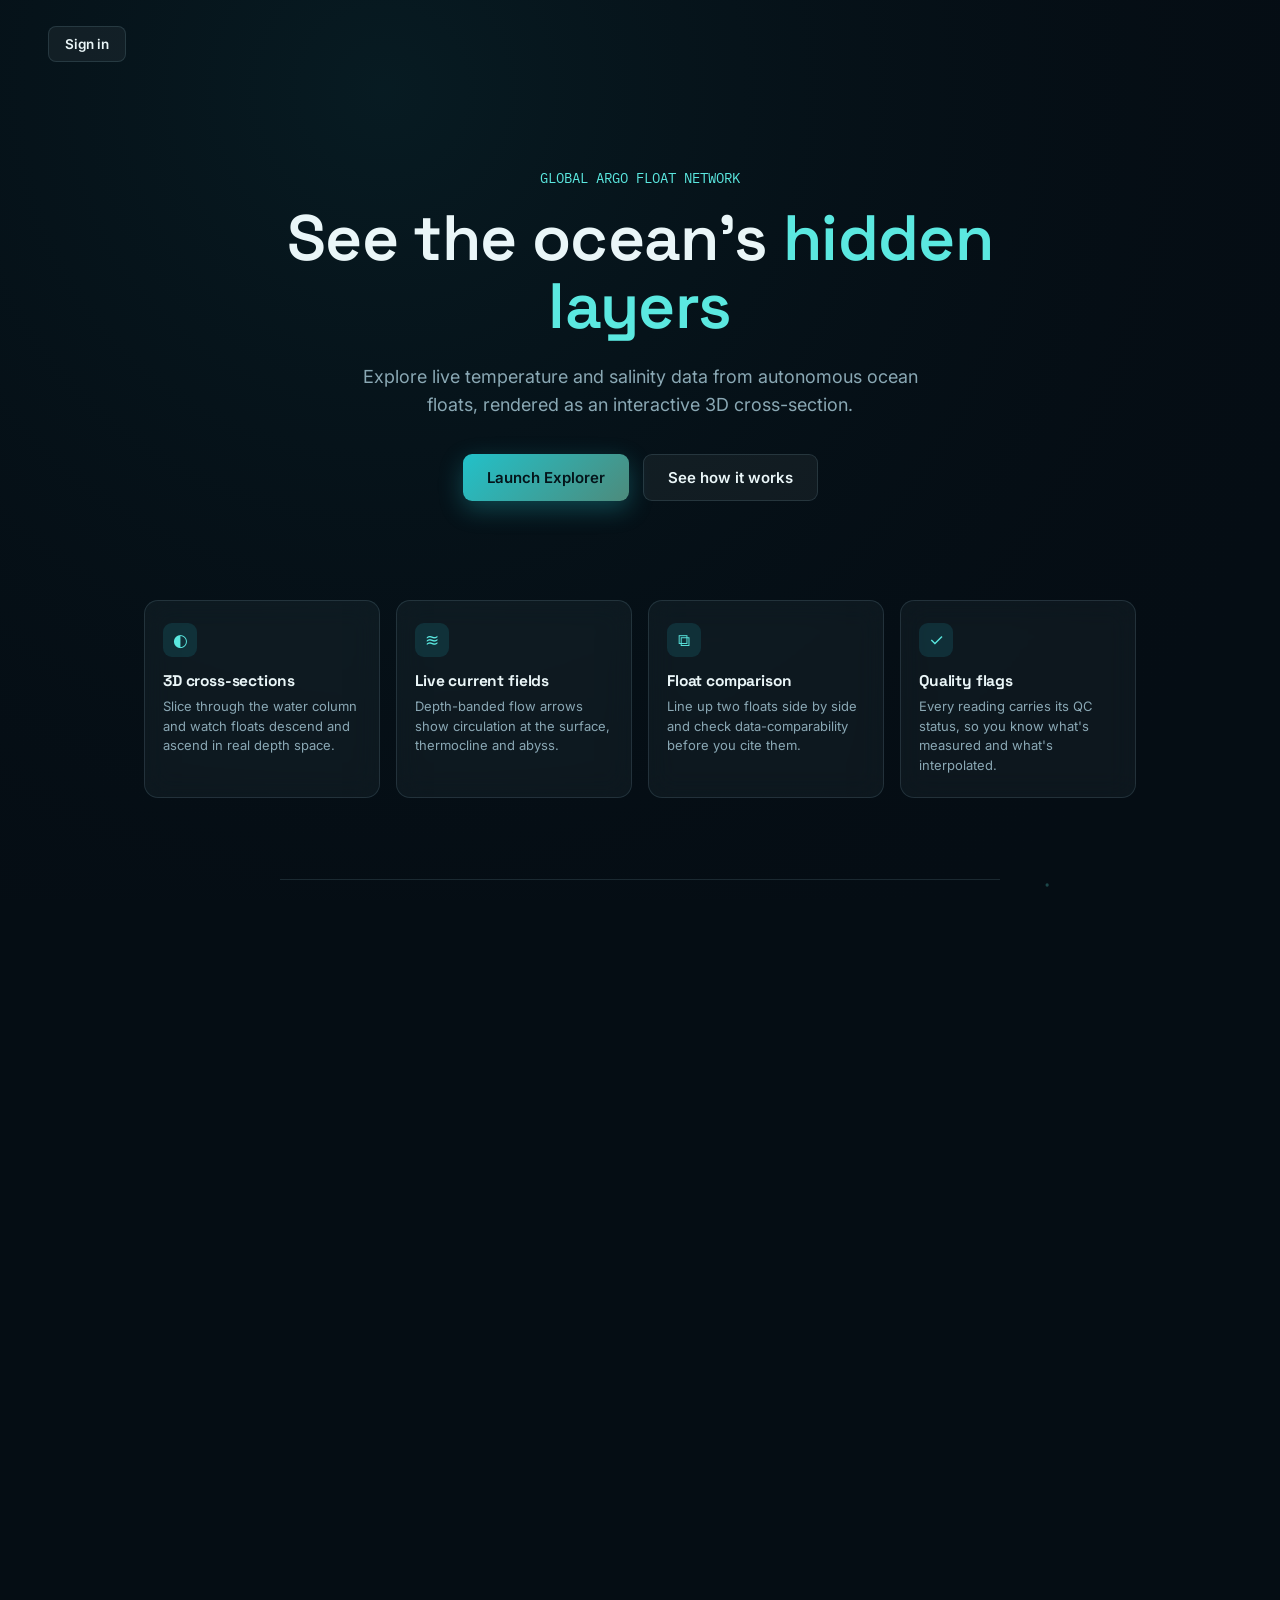
<file: frontend/index.html>
<!DOCTYPE html>
<html lang="en">
<head>
<meta charset="UTF-8" />
<meta name="viewport" content="width=device-width, initial-scale=1" />
<title>SagarDrishti &middot; Argo Float Ocean Explorer</title>
<link rel="preconnect" href="https://fonts.googleapis.com">
<link href="https://fonts.googleapis.com/css2?family=Inter:wght@400;500;600&family=Space+Grotesk:wght@500;600;700&family=IBM+Plex+Mono:wght@400;500&display=swap" rel="stylesheet">
<style>
:root{
    --abyss:#050d14;
    --deep:#0a1a26;
    --panel:rgba(160,200,215,0.055);
    --panel-border:rgba(160,210,225,0.14);
    --surface:#0e2433;
    --foam:#eaf6f8;
    --mist:#8aa8b4;
    --tide:#22c1c9;
    --tide-bright:#5be8e0;
    --kelp:#4d8b7c;
    --coral:#e8895b;
    --alert:#e6b95c;
    --danger:#e0616b;
    --good:#5bd48a;
    --radius:14px;
  }
  *{box-sizing:border-box;}
  html,body{margin:0;padding:0;height:100%;background:var(--abyss);color:var(--foam);font-family:'Inter',sans-serif;overflow-x:hidden;}
  ::selection{background:var(--tide);color:#05141a;}
  h1,h2,h3,h4{font-family:'Space Grotesk',sans-serif;margin:0;letter-spacing:-0.01em;}
  .mono{font-family:'IBM Plex Mono',monospace;}
  button{font-family:inherit;cursor:pointer;}
  a{color:inherit;}

  .view{display:none;min-height:100vh;}
  .view.active{display:block;}

  #landing-canvas{position:fixed;inset:0;z-index:0;}
  .landing-nav{position:relative;z-index:2;display:flex;justify-content:space-between;align-items:center;padding:26px 48px;}
  .brand{display:flex;align-items:center;gap:10px;font-family:'Space Grotesk';font-weight:600;font-size:19px;letter-spacing:0.01em;}
  .brand-mark{width:30px;height:30px;border-radius:50%;object-fit:cover;box-shadow:0 0 18px rgba(34,193,201,0.55);display:inline-block;flex-shrink:0;}
  .landing-nav-links{display:flex;gap:34px;font-size:14.5px;color:var(--mist);}
  .landing-nav-links span:hover{color:var(--foam);cursor:pointer;}

  .hero{position:relative;z-index:2;max-width:760px;margin:9vh auto 0;padding:0 24px;text-align:center;}
  .hero-eyebrow{color:var(--tide-bright);font-size:13.5px;font-family:'IBM Plex Mono';margin-bottom:18px;}
  .hero h1{font-size:clamp(38px,6vw,64px);line-height:1.06;font-weight:600;}
  .hero h1 em{font-style:normal;color:var(--tide-bright);}
  .hero p{color:var(--mist);font-size:18px;line-height:1.6;max-width:560px;margin:22px auto 0;}
  .hero-ctas{display:flex;gap:14px;justify-content:center;margin-top:34px;}
  .btn{border:none;border-radius:9px;padding:13px 24px;font-size:15px;font-weight:600;transition:transform .15s ease, box-shadow .15s ease, background .15s ease;}
  .btn:active{transform:translateY(1px);}
  .btn-primary{background:linear-gradient(135deg,var(--tide),var(--kelp));color:#04141a;box-shadow:0 8px 24px rgba(34,193,201,0.3);}
  .btn-primary:hover{box-shadow:0 10px 30px rgba(34,193,201,0.45);}
  .btn-ghost{background:rgba(255,255,255,0.05);color:var(--foam);border:1px solid var(--panel-border);}
  .btn-ghost:hover{background:rgba(255,255,255,0.09);}
  .btn-sm{padding:9px 16px;font-size:13.5px;border-radius:8px;}

  .feature-grid{position:relative;z-index:2;max-width:1040px;margin:11vh auto 0;padding:0 24px;display:grid;grid-template-columns:repeat(4,1fr);gap:16px;}
  .feature-card{background:var(--panel);border:1px solid var(--panel-border);border-radius:var(--radius);padding:22px 18px;backdrop-filter:blur(14px);}
  .feature-card .fi{width:34px;height:34px;border-radius:9px;background:rgba(34,193,201,0.14);display:flex;align-items:center;justify-content:center;margin-bottom:14px;color:var(--tide-bright);font-size:17px;}
  .feature-card h4{font-size:15.5px;margin-bottom:6px;}
  .feature-card p{font-size:13px;color:var(--mist);line-height:1.5;margin:0;}

  .principle-strip{position:relative;z-index:2;max-width:720px;margin:9vh auto 0;padding:26px 24px 90px;text-align:center;border-top:1px solid var(--panel-border);}
  .principle-strip p{color:var(--mist);font-size:15px;font-family:'IBM Plex Mono';}
  .principle-strip strong{color:var(--foam);}

  .toast{position:fixed;bottom:24px;left:50%;transform:translateX(-50%);background:#0c202c;border:1px solid var(--good);color:var(--good);padding:12px 20px;border-radius:10px;font-size:13.5px;z-index:200;display:none;box-shadow:0 10px 30px rgba(0,0,0,0.4);}
  .toast.show{display:block;animation:toastIn .2s ease;}
  @keyframes toastIn{from{opacity:0;transform:translate(-50%,8px)}to{opacity:1;transform:translate(-50%,0)}}

  /* ---- login screen ---- */
  #view-login{display:flex;align-items:center;justify-content:center;background:radial-gradient(circle at 50% 20%,#0d2734,var(--abyss) 70%);padding:24px;}
  .login-wrap{width:100%;max-width:620px;}
  .login-card{background:var(--panel);border:1px solid var(--panel-border);border-radius:var(--radius);padding:34px 30px;backdrop-filter:blur(14px);text-align:center;}
  .login-card h2{font-size:24px;margin-bottom:8px;}
  .login-card > p{color:var(--mist);font-size:14px;margin:0 0 26px;}
  .role-grid{display:grid;grid-template-columns:1fr 1fr;gap:14px;margin-bottom:22px;}
  @media (max-width:520px){.role-grid{grid-template-columns:1fr;}}
  .role-card{text-align:left;background:rgba(255,255,255,0.035);border:1px solid var(--panel-border);border-radius:12px;padding:20px 18px;color:var(--foam);transition:border-color .15s ease, background .15s ease, transform .15s ease;}
  .role-card:hover{background:rgba(255,255,255,0.07);transform:translateY(-2px);}
  .role-card.selected{border-color:var(--tide);background:rgba(34,193,201,0.12);}
  .role-card .r-icon{width:36px;height:36px;border-radius:10px;background:rgba(34,193,201,0.16);display:flex;align-items:center;justify-content:center;font-size:18px;margin-bottom:12px;color:var(--tide-bright);}
  .role-card h3{font-size:15.5px;margin-bottom:6px;}
  .role-card p{font-size:12.5px;color:var(--mist);line-height:1.5;margin:0;}
  .role-tag{display:inline-block;margin-top:10px;font-size:10.5px;font-family:'IBM Plex Mono';color:var(--tide-bright);background:rgba(34,193,201,0.12);padding:3px 8px;border-radius:10px;}
</style>
</head>
<body>

<div class="view active" id="view-landing">
  <canvas id="landing-canvas"></canvas>
  <nav class="landing-nav">
    <button class="btn btn-ghost btn-sm" id="btn-signin-nav">Sign in</button>
  </nav>

  <div class="hero">
    <div class="hero-eyebrow">GLOBAL ARGO FLOAT NETWORK</div>
    <h1>See the ocean's <em>hidden layers</em></h1>
    <p>Explore live temperature and salinity data from autonomous ocean floats, rendered as an interactive 3D cross-section.</p>
    <div class="hero-ctas">
      <button class="btn btn-primary" id="btn-launch">Launch Explorer</button>
      <button class="btn btn-ghost" id="btn-learn">See how it works</button>
    </div>
  </div>

  <div class="feature-grid" id="feature-grid">
    <div class="feature-card"><div class="fi">◐</div><h4>3D cross-sections</h4><p>Slice through the water column and watch floats descend and ascend in real depth space.</p></div>
    <div class="feature-card"><div class="fi">≋</div><h4>Live current fields</h4><p>Depth-banded flow arrows show circulation at the surface, thermocline and abyss.</p></div>
    <div class="feature-card"><div class="fi">⧉</div><h4>Float comparison</h4><p>Line up two floats side by side and check data-comparability before you cite them.</p></div>
    <div class="feature-card"><div class="fi">✓</div><h4>Quality flags</h4><p>Every reading carries its QC status, so you know what's measured and what's interpolated.</p></div>
  </div>

  <div class="principle-strip"><p>Built on public <strong>Argo INCOIS</strong>.</p></div>
</div>

<div class="view" id="view-login">
  <div class="login-wrap">
    <div class="login-card">
      <h2>How are you using SagarDrishti?</h2>
      <p>This sets up your workspace. You can switch later by signing in again.</p>
      <div class="role-grid">
        <button class="role-card" data-role="researcher" id="role-researcher">
          <div class="r-icon">⚗</div>
          <h3>Researcher / Analyst</h3>
          <p>Full analysis tools: QC flags, float comparison, trend charts and raw data links.</p>
          <span class="role-tag">Analytics mode</span>
        </button>
        <button class="role-card" data-role="education" id="role-education">
          <div class="r-icon">🎓</div>
          <h3>Education</h3>
          <p>Guided exploration with plain-language explanations of what each layer means.</p>
          <span class="role-tag">Learning mode</span>
        </button>
      </div>
      <button class="btn btn-ghost btn-sm" id="login-back">Back to home</button>
    </div>
  </div>
</div>

<div class="toast" id="toast"></div>

<script>
function showView(id){
  document.querySelectorAll('.view').forEach(v=>v.classList.remove('active'));
  document.getElementById(id).classList.add('active');
}
document.getElementById('btn-launch').addEventListener('click', ()=>showView('view-login'));
document.getElementById('btn-signin-nav').addEventListener('click', ()=>showView('view-login'));
document.getElementById('btn-learn').addEventListener('click', ()=>{
  document.getElementById('feature-grid').scrollIntoView({behavior:'smooth'});
});
document.getElementById('login-back').addEventListener('click', ()=>showView('view-landing'));

let toastTimer = null;
function showToast(msg){
  const t = document.getElementById('toast');
  t.textContent = msg;
  t.classList.add('show');
  clearTimeout(toastTimer);
  toastTimer = setTimeout(()=>t.classList.remove('show'), 1400);
}

/* Role choice now performs a real page navigation to explorer.html
   instead of switching a section within this page.
   Researcher -> explorer.html, Education -> explorer_2.html. */
document.querySelectorAll('.role-card').forEach(card=>{
  card.addEventListener('click', ()=>{
    const role = card.dataset.role;
    localStorage.setItem('SagarDrishti_role', role);
    showToast(role === 'researcher' ? 'Signed in as Researcher' : 'Signed in as Education user');
    setTimeout(()=>{ window.location.href = (role === 'researcher') ? 'explorer.html' : 'explorer_2.html'; }, 350);
  });
});

/* lightweight 2D canvas bubble field for the landing background */
(function initLandingBackground(){
  const c = document.getElementById('landing-canvas');
  const ctx = c.getContext('2d');
  let bubbles = [];
  function resize(){ c.width = innerWidth; c.height = innerHeight; }
  function seed(){
    bubbles = Array.from({length:46}, ()=>({
      x: Math.random()*innerWidth, y: innerHeight + Math.random()*innerHeight,
      r: 1.5+Math.random()*3.5, s: 0.2+Math.random()*0.6, a: 0.08+Math.random()*0.2
    }));
  }
  resize(); seed();
  addEventListener('resize', resize);
  function loop(){
    ctx.fillStyle = '#050d14';
    ctx.fillRect(0,0,c.width,c.height);
    const grad = ctx.createRadialGradient(c.width*0.3,c.height*0.1,0,c.width*0.3,c.height*0.1,c.width*0.8);
    grad.addColorStop(0,'rgba(34,193,201,0.08)'); grad.addColorStop(1,'rgba(5,13,20,0)');
    ctx.fillStyle = grad; ctx.fillRect(0,0,c.width,c.height);
    bubbles.forEach(b=>{
      b.y -= b.s;
      if (b.y < -10){ b.y = c.height+10; b.x = Math.random()*c.width; }
      ctx.beginPath();
      ctx.fillStyle = `rgba(94,232,224,${b.a})`;
      ctx.arc(b.x, b.y, b.r, 0, Math.PI*2);
      ctx.fill();
    });
    requestAnimationFrame(loop);
  }
  loop();
})();
</script>
</body>
</html>
</file>
